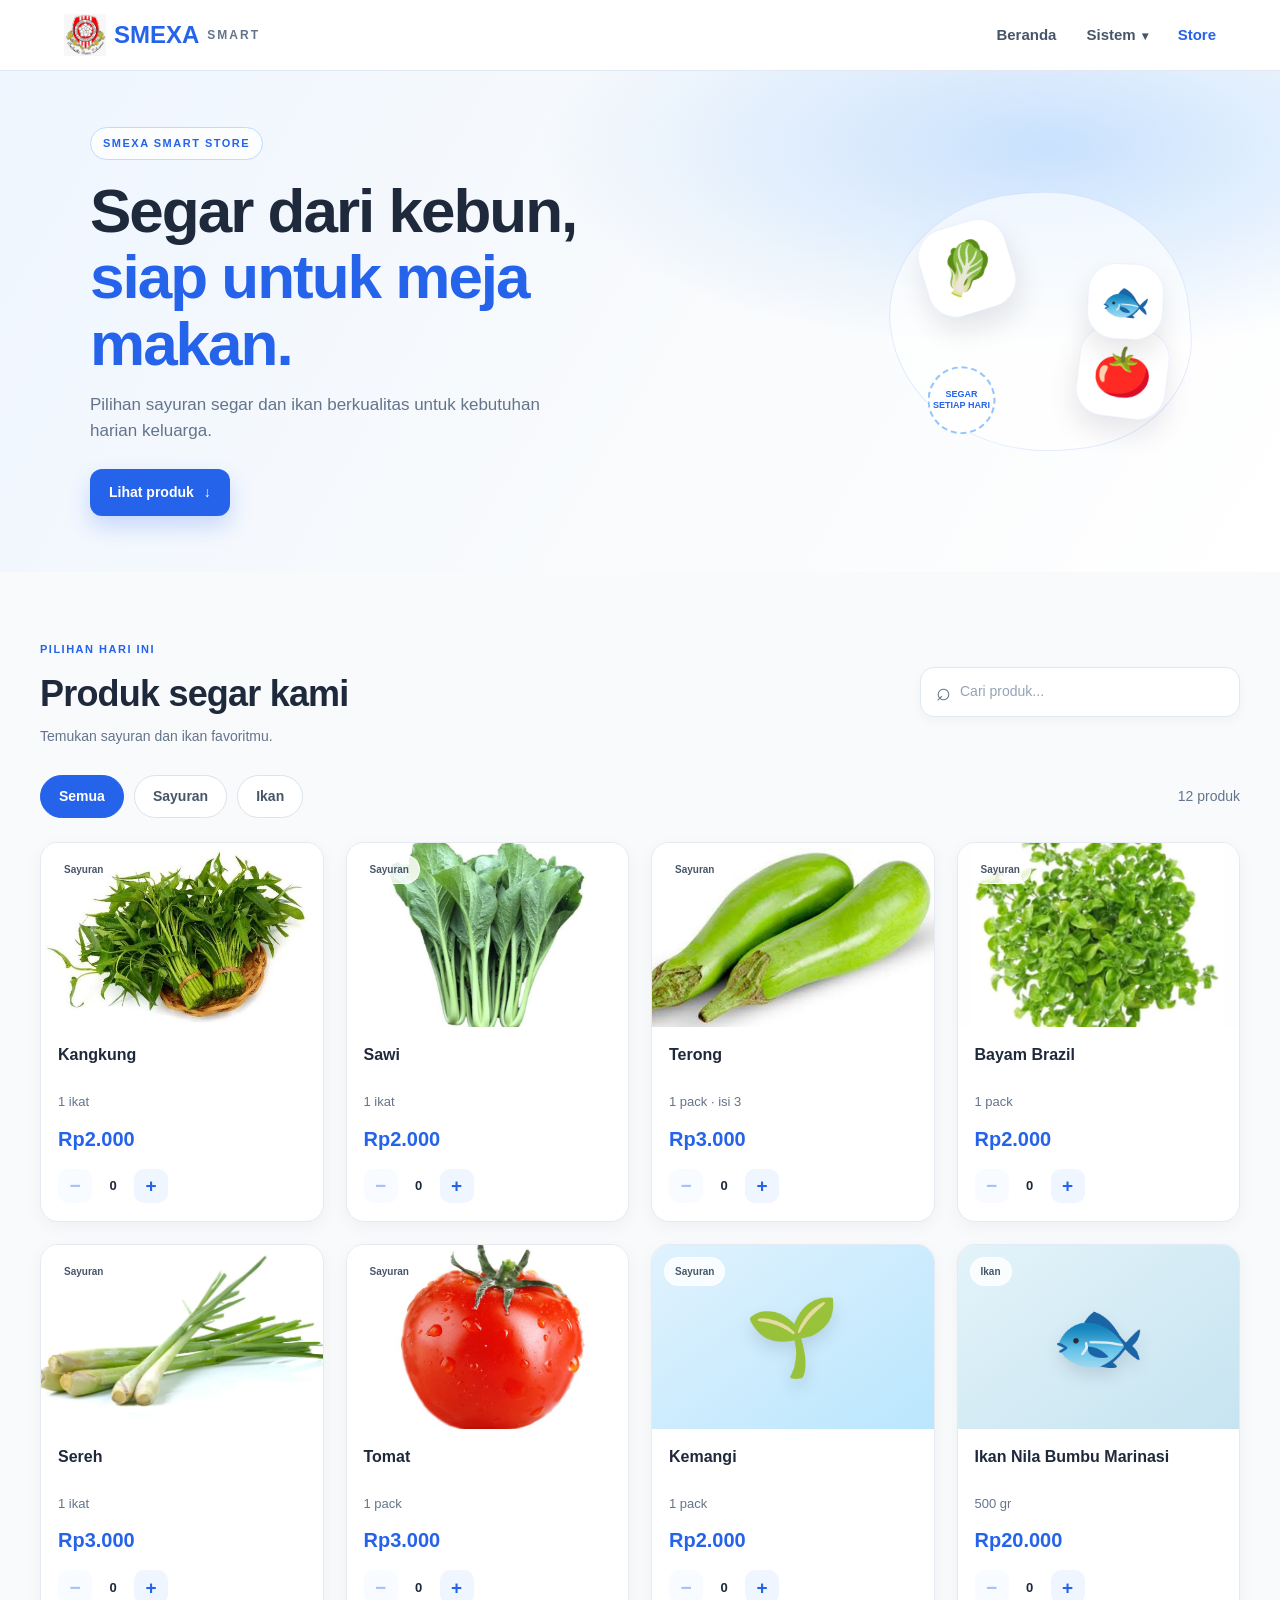
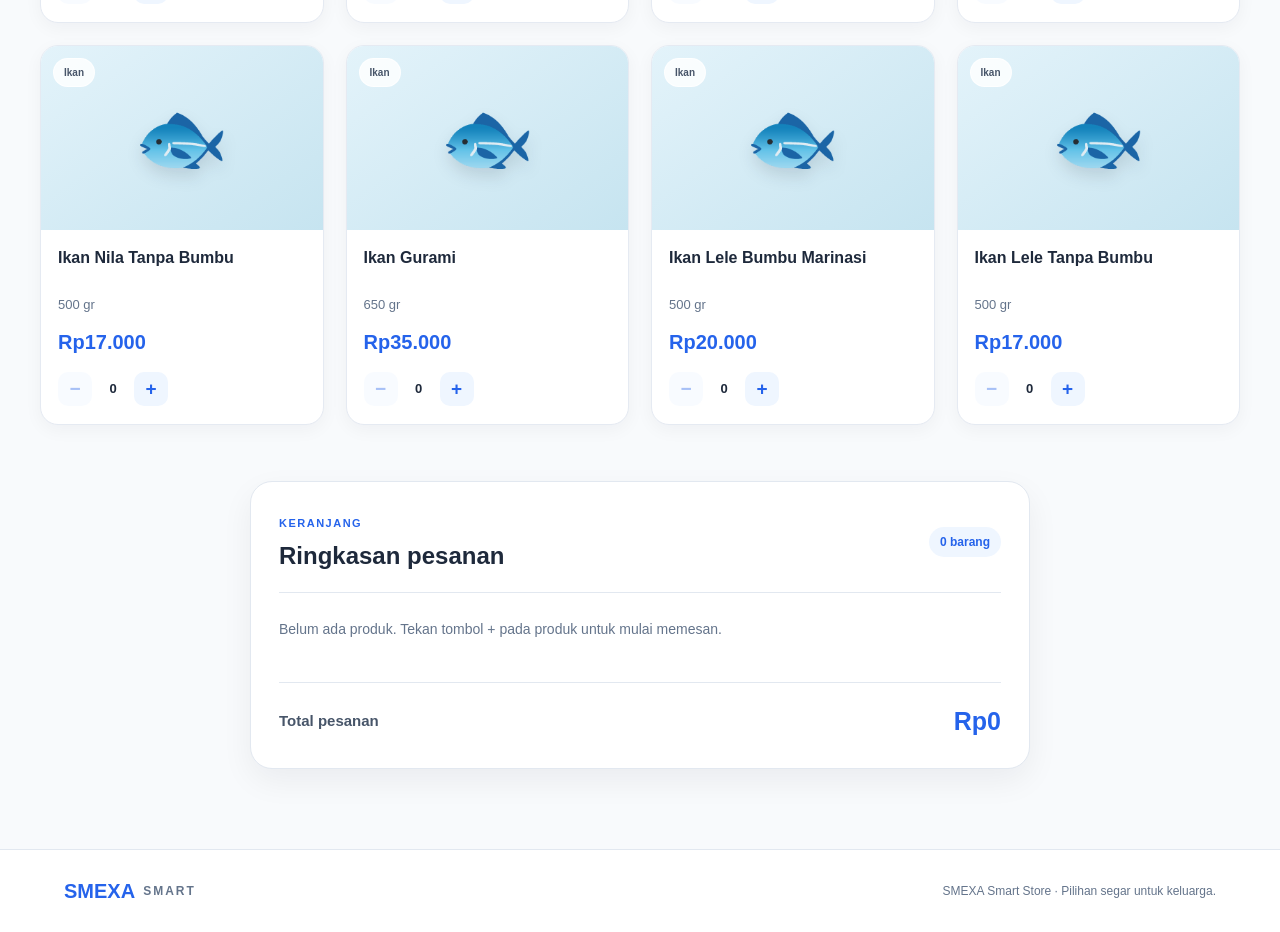
<file: Store/index.html>
<!DOCTYPE html>
<html lang="id">
<head>
    <meta charset="UTF-8">
    <meta name="viewport" content="width=device-width, initial-scale=1.0">
    <meta name="description" content="Lihat pilihan sayuran segar dan ikan dari SMEXA Smart Store.">
    <title>Store | SMEXA Smart</title>
    <link rel="stylesheet" href="style.css?v=4">
    <script src="script.js" defer></script>
</head>
<body>
    <header class="navbar">
        <a href="../frontend/landing/index.html" class="logo" aria-label="SMEXA Smart, kembali ke Beranda">
            <img
                src="../IMG/WhatsApp%20Image%202026-11-03%20at%2007.19.56.jpeg"
                alt="Logo SMKN 1 Probolinggo"
                class="logo-image"
                width="42"
                height="42"
            >
            <span>SMEXA</span>
            <span class="logo-smart">SMART</span>
        </a>

        <nav class="nav-menu" aria-label="Navigasi utama">
            <a href="../frontend/landing/index.html">Beranda</a>
            <details class="nav-apps">
                <summary>Sistem</summary>
                <div class="nav-app-options">
                    <a href="../frontend/dashboard/index.html">Dashboard</a>
                    <a href="../frontend/apps/Hidroponik/index.html">Hidroponik</a>
                    <a href="../frontend/apps/taman-depan/index.html">Taman Depan</a>
                </div>
            </details>
            <a href="index.html" aria-current="page">Store</a>
        </nav>
    </header>

    <main>
        <section class="store-hero">
            <div class="hero-copy">
                <span class="eyebrow">SMEXA SMART STORE</span>
                <h1>Segar dari kebun,<br><span>siap untuk meja makan.</span></h1>
                <p>Pilihan sayuran segar dan ikan berkualitas untuk kebutuhan harian keluarga.</p>
                <a class="hero-link" href="#produk">Lihat produk <span aria-hidden="true">↓</span></a>
            </div>
            <div class="hero-art" aria-hidden="true">
                <span class="hero-leaf leaf-one">🥬</span>
                <span class="hero-leaf leaf-two">🍅</span>
                <span class="hero-leaf leaf-three">🐟</span>
                <span class="hero-stamp">SEGAR<br>SETIAP HARI</span>
            </div>
        </section>

        <section class="catalog" id="produk" aria-labelledby="catalog-title">
            <div class="catalog-heading">
                <div>
                    <span class="section-kicker">PILIHAN HARI INI</span>
                    <h2 id="catalog-title">Produk segar kami</h2>
                    <p>Temukan sayuran dan ikan favoritmu.</p>
                </div>
                <label class="search-box">
                    <span class="search-icon" aria-hidden="true">⌕</span>
                    <span class="visually-hidden">Cari produk</span>
                    <input id="product-search" type="search" placeholder="Cari produk..." autocomplete="off">
                </label>
            </div>

            <div class="catalog-tools">
                <div class="filters" role="group" aria-label="Filter kategori produk">
                    <button class="filter-button is-active" type="button" data-category="semua" aria-pressed="true">Semua</button>
                    <button class="filter-button" type="button" data-category="sayuran" aria-pressed="false">Sayuran</button>
                    <button class="filter-button" type="button" data-category="ikan" aria-pressed="false">Ikan</button>
                </div>
                <p class="product-count" id="product-count" aria-live="polite">12 produk</p>
            </div>

            <div class="product-grid" id="product-grid">
                <article class="product-card" data-category="sayuran" data-name="kangkung">
                    <div class="product-visual visual-green">
                        <img class="product-photo" src="../IMG/images.jpg" alt="Kangkung segar">
                        <span class="product-tag">Sayuran</span>
                    </div>
                    <div class="product-info"><h3>Kangkung</h3><p class="product-unit">1 ikat</p><p class="product-price">Rp2.000</p></div>
                </article>
                <article class="product-card" data-category="sayuran" data-name="sawi">
                    <div class="product-visual visual-lime">
                        <img class="product-photo" src="../IMG/5286-800x800.jpg" alt="Sawi segar">
                        <span class="product-tag">Sayuran</span>
                    </div>
                    <div class="product-info"><h3>Sawi</h3><p class="product-unit">1 ikat</p><p class="product-price">Rp2.000</p></div>
                </article>
                <article class="product-card" data-category="sayuran" data-name="terong">
                    <div class="product-visual visual-purple">
                        <img class="product-photo" src="../IMG/images%20(1).jpg" alt="Terong segar">
                        <span class="product-tag">Sayuran</span>
                    </div>
                    <div class="product-info"><h3>Terong</h3><p class="product-unit">1 pack · isi 3</p><p class="product-price">Rp3.000</p></div>
                </article>
                <article class="product-card" data-category="sayuran" data-name="bayam brazil">
                    <div class="product-visual visual-mint">
                        <img class="product-photo" src="../IMG/Bayam-Brazil-600x600.webp" alt="Bayam Brazil segar">
                        <span class="product-tag">Sayuran</span>
                    </div>
                    <div class="product-info"><h3>Bayam Brazil</h3><p class="product-unit">1 pack</p><p class="product-price">Rp2.000</p></div>
                </article>
                <article class="product-card" data-category="sayuran" data-name="sereh serai">
                    <div class="product-visual visual-green">
                        <img class="product-photo" src="../IMG/1791944148674013_38860a02ec_berita_mataram.webp" alt="Sereh segar">
                        <span class="product-tag">Sayuran</span>
                    </div>
                    <div class="product-info"><h3>Sereh</h3><p class="product-unit">1 ikat</p><p class="product-price">Rp3.000</p></div>
                </article>
                <article class="product-card" data-category="sayuran" data-name="tomat">
                    <div class="product-visual visual-peach">
                        <img class="product-photo" src="../IMG/8o0e13w0blkl0kj.avif" alt="Tomat segar">
                        <span class="product-tag">Sayuran</span>
                    </div>
                    <div class="product-info"><h3>Tomat</h3><p class="product-unit">1 pack</p><p class="product-price">Rp3.000</p></div>
                </article>
                <article class="product-card" data-category="sayuran" data-name="kemangi">
                    <div class="product-visual visual-mint"><span aria-hidden="true">🌱</span><span class="product-tag">Sayuran</span></div>
                    <div class="product-info"><h3>Kemangi</h3><p class="product-unit">1 pack</p><p class="product-price">Rp2.000</p></div>
                </article>
                <article class="product-card" data-category="ikan" data-name="ikan nila bumbu marinasi">
                    <div class="product-visual visual-blue"><span aria-hidden="true">🐟</span><span class="product-tag">Ikan</span></div>
                    <div class="product-info"><h3>Ikan Nila Bumbu Marinasi</h3><p class="product-unit">500 gr</p><p class="product-price">Rp20.000</p></div>
                </article>
                <article class="product-card" data-category="ikan" data-name="ikan nila tanpa bumbu">
                    <div class="product-visual visual-blue"><span aria-hidden="true">🐟</span><span class="product-tag">Ikan</span></div>
                    <div class="product-info"><h3>Ikan Nila Tanpa Bumbu</h3><p class="product-unit">500 gr</p><p class="product-price">Rp17.000</p></div>
                </article>
                <article class="product-card" data-category="ikan" data-name="ikan gurami gurame">
                    <div class="product-visual visual-blue"><span aria-hidden="true">🐟</span><span class="product-tag">Ikan</span></div>
                    <div class="product-info"><h3>Ikan Gurami</h3><p class="product-unit">650 gr</p><p class="product-price">Rp35.000</p></div>
                </article>
                <article class="product-card" data-category="ikan" data-name="ikan lele bumbu marinasi">
                    <div class="product-visual visual-blue"><span aria-hidden="true">🐟</span><span class="product-tag">Ikan</span></div>
                    <div class="product-info"><h3>Ikan Lele Bumbu Marinasi</h3><p class="product-unit">500 gr</p><p class="product-price">Rp20.000</p></div>
                </article>
                <article class="product-card" data-category="ikan" data-name="ikan lele tanpa bumbu">
                    <div class="product-visual visual-blue"><span aria-hidden="true">🐟</span><span class="product-tag">Ikan</span></div>
                    <div class="product-info"><h3>Ikan Lele Tanpa Bumbu</h3><p class="product-unit">500 gr</p><p class="product-price">Rp17.000</p></div>
                </article>
            </div>
            <p class="empty-state" id="empty-state" hidden>Produk tidak ditemukan. Coba kata kunci atau kategori lain.</p>

            <section class="order-summary" aria-labelledby="order-title">
                <div class="order-heading">
                    <div>
                        <span class="section-kicker">KERANJANG</span>
                        <h2 id="order-title">Ringkasan pesanan</h2>
                    </div>
                    <span class="order-item-count" id="order-item-count" aria-live="polite">0 barang</span>
                </div>
                <p class="order-empty" id="order-empty">Belum ada produk. Tekan tombol + pada produk untuk mulai memesan.</p>
                <ul class="order-list" id="order-list" aria-live="polite"></ul>
                <div class="order-total">
                    <span>Total pesanan</span>
                    <strong id="order-total">Rp0</strong>
                </div>
            </section>
        </section>
    </main>

    <footer class="store-footer">
        <a href="../frontend/landing/index.html" class="logo">
            <span>SMEXA</span><span class="logo-smart">SMART</span>
        </a>
        <p>SMEXA Smart Store · Pilihan segar untuk keluarga.</p>
    </footer>
</body>
</html>
</file>
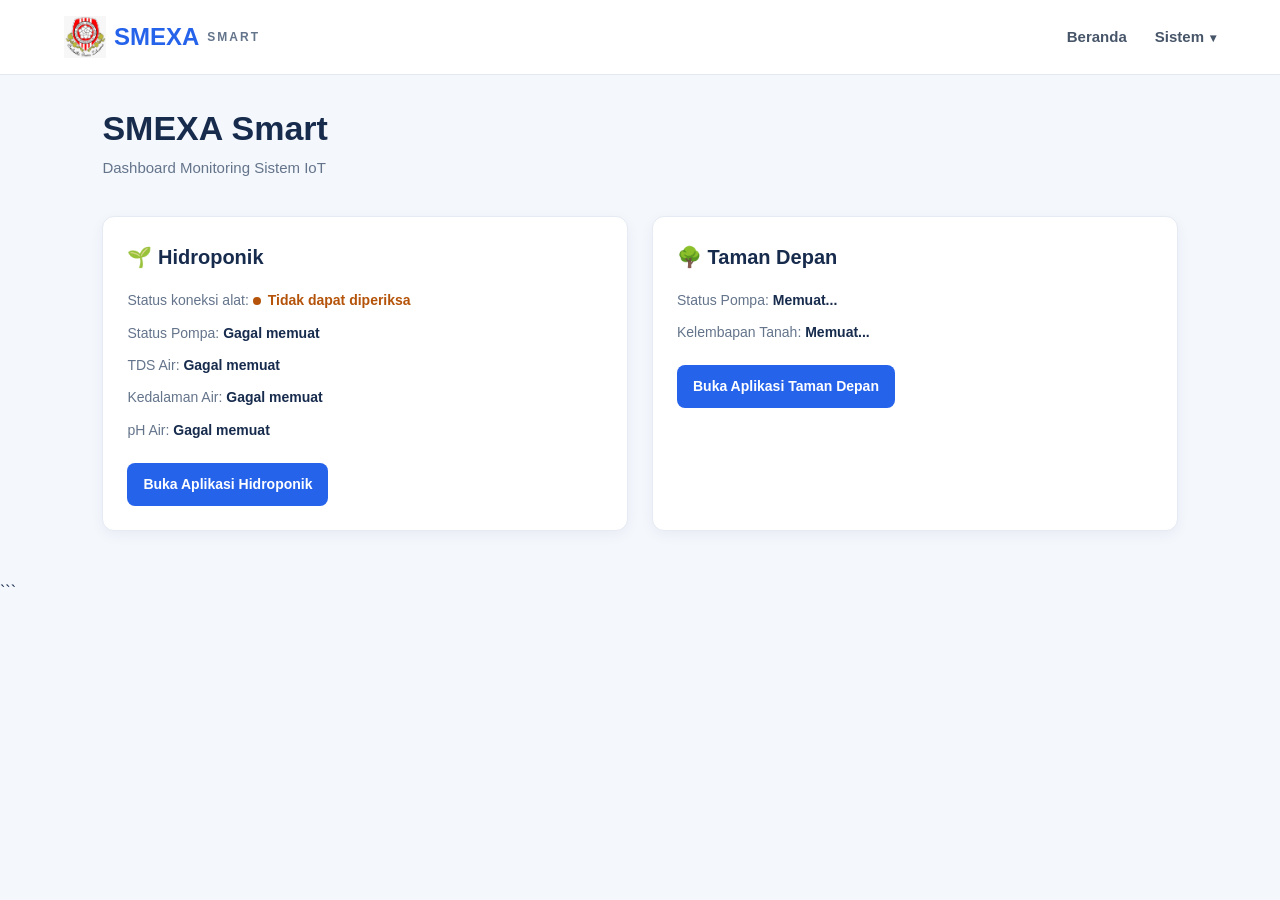
<file: frontend/dashboard/index.html>
<!DOCTYPE html>
<html lang="id">
<head>
    <meta charset="UTF-8">
    <meta name="viewport" content="width=device-width, initial-scale=1.0">
    <link rel="stylesheet" href="style.css?v=4">
    <script src="script.js?v=2" defer></script>
    <title>Dashboard | SMEXA Smart</title>
</head>
<body>

    <header class="navbar">
        <a href="../landing/index.html" class="logo" aria-label="SMEXA Smart, kembali ke Beranda">
            <img
                src="../../IMG/WhatsApp%20Image%202026-11-03%20at%2007.19.56.jpeg"
                alt="Logo SMKN 1 Probolinggo"
                class="logo-image"
                width="42"
                height="42"
            >
            <span>SMEXA</span>
            <span class="logo-smart">SMART</span>
        </a>

        <nav class="nav-menu" aria-label="Navigasi utama">
            <a href="../landing/index.html">Beranda</a>
            <details class="nav-apps">
                <summary>Sistem</summary>
                <div class="nav-app-options">
                    <a href="index.html" aria-current="page">Dashboard</a>
                    <a href="../apps/Hidroponik/index.html">Hidroponik</a>
                    <a href="../apps/taman-depan/index.html">Taman Depan</a>
                </div>
            </details>
        </nav>
    </header>

    <!-- Header -->
    <header>
        <h1>SMEXA Smart</h1>
        <p>Dashboard Monitoring Sistem IoT</p>
    </header>

    <!-- Konten utama -->
    <main>

        <!-- Informasi Hidroponik -->
        <section>
            <h2>🌱 Hidroponik</h2>
            <p>Status koneksi alat: <span id="status-koneksi-hidroponik" class="connection-status is-checking" role="status" aria-live="polite">Memeriksa...</span></p>
            <p>Status Pompa: <span id="status-hidroponik">Memuat...</span></p>
           <p>TDS Air: <span id="tds-air">Memuat...</span></p>
            <p>Kedalaman Air: <span id="kedalaman-air">Memuat...</span></p>
            <p>pH Air: <span id="ph-air">Memuat...</span></p>

            <a href="../apps/Hidroponik/index.html">
                Buka Aplikasi Hidroponik
            </a>
        </section>

        <!-- Informasi Taman Depan -->
        <section>
            <h2>🌳 Taman Depan</h2>
            <p>Status Pompa: <span id="status-taman">Memuat...</span></p>
            <p>Kelembapan Tanah: <span id="kelembapan-tanah">Memuat...</span></p>

            <a href="../apps/taman-depan/index.html">
                Buka Aplikasi Taman Depan
            </a>
        </section>

    </main>

</body>
</html>
```
</file>
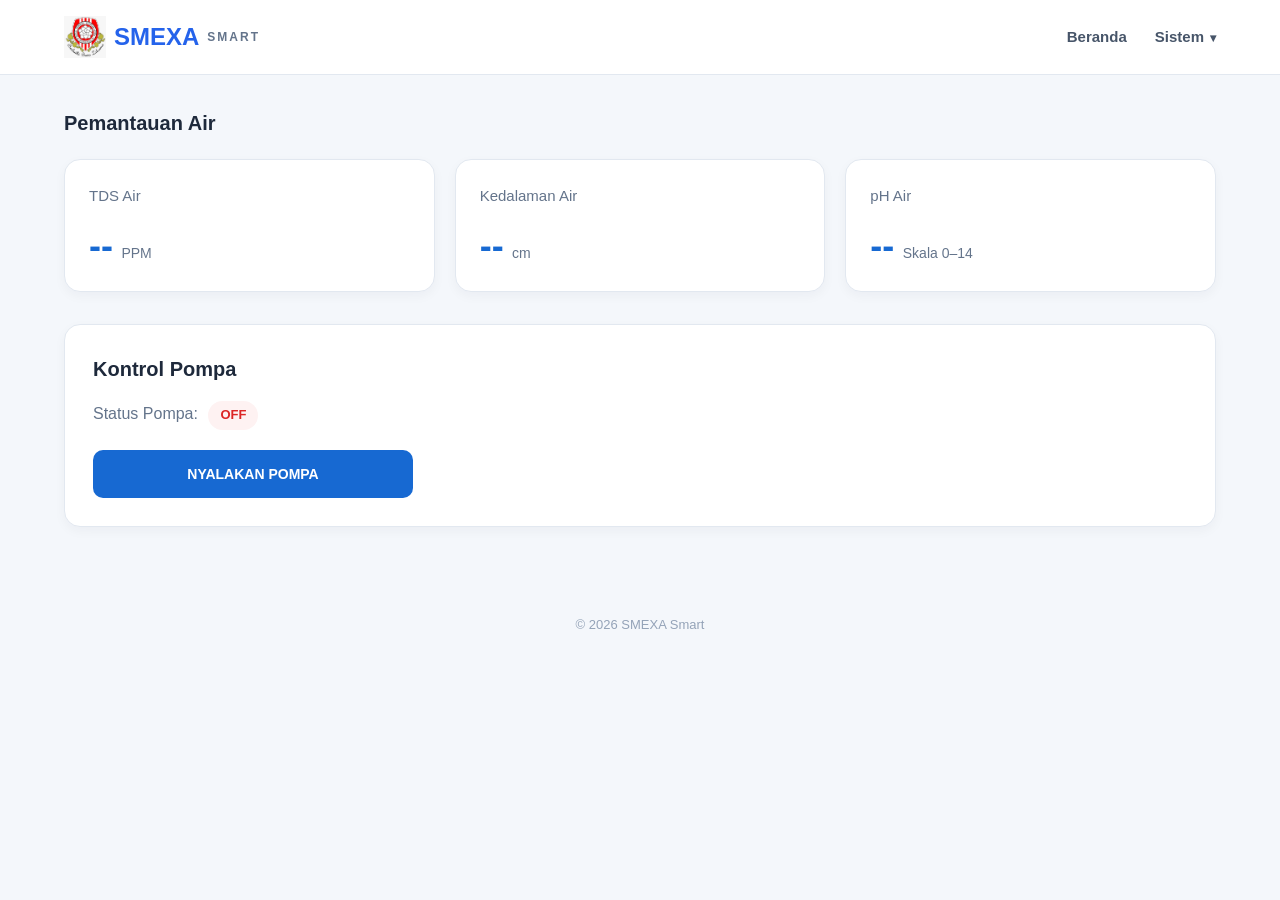
<file: frontend/apps/Hidroponik/index.html>
<!DOCTYPE html>
<html lang="id">
<head>
    <meta charset="UTF-8">
    <meta name="viewport" content="width=device-width, initial-scale=1.0">

    <title>Dashboard Hidroponik | SMEXA Smart</title>

    <link rel="stylesheet" href="style.css?v=6">
    <script src="script.js?v=4" defer></script>
</head>
<body>

    <header class="navbar">
        <a href="../../landing/index.html" class="logo" aria-label="SMEXA Smart, kembali ke Beranda">
            <img
                src="../../../IMG/WhatsApp%20Image%202026-11-03%20at%2007.19.56.jpeg"
                alt="Logo SMKN 1 Probolinggo"
                class="logo-image"
                width="42"
                height="42"
            >
            <span>SMEXA</span>
            <span class="logo-smart">SMART</span>
        </a>
        <nav class="nav-menu" aria-label="Navigasi utama">
            <a href="../../landing/index.html">Beranda</a>
            <details class="nav-apps">
                <summary>Sistem</summary>
                <div class="nav-app-options">
                    <a href="../../dashboard/index.html">Dashboard</a>
                    <a href="index.html" aria-current="page">Hidroponik</a>
                    <a href="../taman-depan/index.html">Taman Depan</a>
                </div>
            </details>
        </nav>
    </header>

    <main>

        <!-- Pemantauan sensor -->
        <section id="monitoring">
            <h2>Pemantauan Air</h2>

            <div class="sensor-container">

                <div class="sensor-card">
                    <h3>TDS Air</h3>
                    <p id="tds-air">--</p>
                    <span>PPM</span>
                </div>

                <div class="sensor-card">
                    <h3>Kedalaman Air</h3>
                    <p id="kedalaman-air">--</p>
                    <span>cm</span>
                </div>

                <div class="sensor-card">
                    <h3>pH Air</h3>
                    <p id="ph-air">--</p>
                    <span>Skala 0–14</span>
                </div>

            </div>
        </section>

        <!-- Kontrol pompa -->
        <section id="kontrol-pompa">
            <h2>Kontrol Pompa</h2>

            <p>Status Pompa: <strong id="status-pompa">OFF</strong></p>

            <button id="tombol-pompa" type="button">
                NYALAKAN POMPA
            </button>
        </section>

    </main>

    <footer>
        <p>&copy; 2026 SMEXA Smart</p>
    </footer>

</body>
</html>
</file>
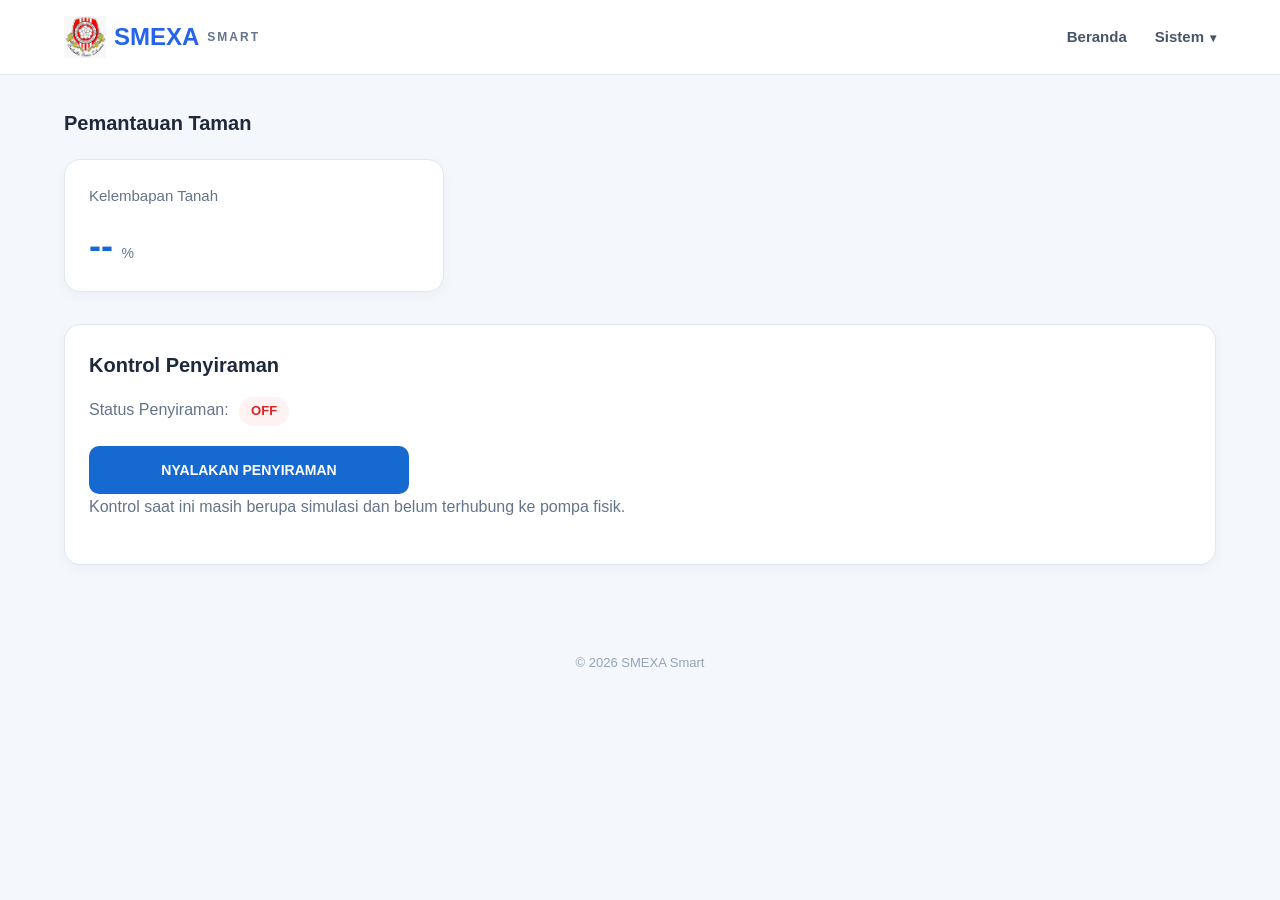
<file: frontend/apps/taman-depan/index.html>
<!DOCTYPE html>
<html lang="id">
<head>
    <meta charset="UTF-8">
    <meta name="viewport" content="width=device-width, initial-scale=1.0">
    <title>Dashboard Taman Depan | SMEXA Smart</title>
    <link rel="stylesheet" href="style.css?v=3">
    <script src="script.js" defer></script>
</head>
<body>

    <header class="navbar">
        <a href="../../landing/index.html" class="logo" aria-label="SMEXA Smart, kembali ke Beranda">
            <img
                src="../../../IMG/WhatsApp%20Image%202026-11-03%20at%2007.19.56.jpeg"
                alt="Logo SMKN 1 Probolinggo"
                class="logo-image"
                width="42"
                height="42"
            >
            <span>SMEXA</span>
            <span class="logo-smart">SMART</span>
        </a>
        <nav class="nav-menu" aria-label="Navigasi utama">
            <a href="../../landing/index.html">Beranda</a>
            <details class="nav-apps">
                <summary>Sistem</summary>
                <div class="nav-app-options">
                    <a href="../../dashboard/index.html">Dashboard</a>
                    <a href="../Hidroponik/index.html">Hidroponik</a>
                    <a href="index.html" aria-current="page">Taman Depan</a>
                </div>
            </details>
        </nav>
    </header>

    <main>
        <section id="monitoring">
            <h2>Pemantauan Taman</h2>

            <div class="sensor-container single-column">
                <div class="sensor-card">
                    <h3>Kelembapan Tanah</h3>
                    <p id="kelembapan-tanah">--</p>
                    <span>%</span>
                </div>
            </div>
        </section>

        <section id="kontrol-pompa">
            <h2>Kontrol Penyiraman</h2>
            <p>Status Penyiraman: <strong id="status-pompa">OFF</strong></p>
            <button id="tombol-pompa" type="button">NYALAKAN PENYIRAMAN</button>
            <p>Kontrol saat ini masih berupa simulasi dan belum terhubung ke pompa fisik.</p>
        </section>
    </main>

    <footer>
        <p>&copy; 2026 SMEXA Smart</p>
    </footer>

</body>
</html>
</file>
<file: Store/style.css>
* {
    box-sizing: border-box;
    margin: 0;
    padding: 0;
}

html {
    scroll-behavior: smooth;
}

body {
    min-width: 320px;
    background: #f8fafc;
    color: #1e293b;
    font-family: Arial, sans-serif;
    line-height: 1.5;
}

.navbar {
    position: sticky;
    top: 0;
    z-index: 20;
    display: flex;
    align-items: center;
    justify-content: space-between;
    padding: 14px max(5%, calc((100% - 1200px) / 2));
    border-bottom: 1px solid #e2e8f0;
    background: rgba(255, 255, 255, 0.94);
    backdrop-filter: blur(14px);
    font-family: Arial, sans-serif;
    line-height: 1.5;
}

.logo {
    display: inline-flex;
    align-items: center;
    gap: 8px;
    color: #2563eb;
    font-size: 24px;
    font-weight: 700;
    text-decoration: none;
}

.logo-image {
    display: block;
    width: 42px;
    height: 42px;
    max-width: 42px;
    flex: 0 0 42px;
    object-fit: contain;
}

.logo-smart {
    color: #64748b;
    font-size: 12px;
    letter-spacing: 2px;
}

.nav-menu {
    display: flex;
    align-items: center;
    gap: 30px;
}

.nav-menu > a,
.nav-apps summary {
    color: #475569;
    font-size: 15px;
    font-weight: 600;
    text-decoration: none;
    transition: color 0.2s ease;
}

.nav-menu > a:hover,
.nav-menu > a[aria-current="page"],
.nav-apps summary:hover {
    color: #2563eb;
}

.nav-apps {
    position: relative;
}

.nav-apps summary {
    cursor: pointer;
    list-style: none;
}

.nav-apps summary::-webkit-details-marker {
    display: none;
}

.nav-apps summary::after {
    margin-left: 6px;
    content: "▾";
    font-size: 12px;
}

.nav-app-options {
    position: absolute;
    top: calc(100% + 10px);
    right: 0;
    z-index: 10;
    min-width: 190px;
    padding: 6px;
    border: 1px solid #e2e8f0;
    border-radius: 12px;
    background: #fff;
    box-shadow: 0 16px 36px rgba(15, 23, 42, 0.14);
}

.nav-app-options a {
    display: block;
    padding: 10px 12px;
    border-radius: 8px;
    color: #475569;
    font-size: 14px;
    text-decoration: none;
}

.nav-app-options a:hover,
.nav-app-options a[aria-current="page"] {
    background: #eff6ff;
    color: #2563eb;
}

.store-hero {
    position: relative;
    display: flex;
    min-height: 390px;
    align-items: center;
    justify-content: space-between;
    gap: 40px;
    overflow: hidden;
    padding: 56px max(7%, calc((100% - 1100px) / 2));
    background:
        radial-gradient(ellipse at 82% 15%, rgba(147, 197, 253, 0.48), transparent 34%),
        linear-gradient(120deg, #eff6ff, #f8fafc 52%, #ffffff);
}

.hero-copy {
    position: relative;
    z-index: 1;
    max-width: 620px;
}

.eyebrow,
.section-kicker {
    color: #2563eb;
    font-size: 11px;
    font-weight: 800;
    letter-spacing: 1.5px;
}

.eyebrow {
    display: inline-block;
    margin-bottom: 18px;
    padding: 7px 12px;
    border: 1px solid #bfdbfe;
    border-radius: 30px;
    background: rgba(255, 255, 255, 0.75);
}

.hero-copy h1 {
    margin-bottom: 14px;
    color: #1e293b;
    font-size: clamp(38px, 5vw, 62px);
    letter-spacing: -2px;
    line-height: 1.08;
}

.hero-copy h1 span {
    color: #2563eb;
}

.hero-copy > p {
    max-width: 460px;
    margin-bottom: 26px;
    color: #64748b;
    font-size: 17px;
}

.hero-link {
    display: inline-flex;
    align-items: center;
    gap: 10px;
    padding: 13px 19px;
    border-radius: 12px;
    background: #2563eb;
    box-shadow: 0 10px 22px rgba(37, 99, 235, 0.22);
    color: #fff;
    font-size: 14px;
    font-weight: 700;
    text-decoration: none;
    transition: background-color 0.2s ease, transform 0.2s ease;
}

.hero-link:hover {
    transform: translateY(-2px);
    background: #1d4ed8;
}

.hero-art {
    position: relative;
    display: grid;
    width: 300px;
    height: 260px;
    flex: 0 0 300px;
    place-items: center;
    border: 1px solid rgba(37, 99, 235, 0.12);
    border-radius: 48% 52% 43% 57%;
    background: rgba(255, 255, 255, 0.62);
    transform: rotate(-5deg);
}

.hero-leaf {
    position: absolute;
    display: grid;
    width: 90px;
    height: 90px;
    place-items: center;
    border: 1px solid rgba(37, 99, 235, 0.08);
    border-radius: 28px;
    background: #fff;
    box-shadow: 0 14px 28px rgba(15, 23, 42, 0.1);
    font-size: 48px;
}

.leaf-one {
    top: 24px;
    left: 36px;
    transform: rotate(-12deg);
}

.leaf-two {
    right: 26px;
    bottom: 26px;
    transform: rotate(12deg);
}

.leaf-three {
    top: 78px;
    right: 24px;
    width: 76px;
    height: 76px;
    font-size: 40px;
    transform: rotate(8deg);
}

.hero-stamp {
    position: absolute;
    bottom: 24px;
    left: 30px;
    display: grid;
    width: 68px;
    height: 68px;
    place-items: center;
    border: 2px dashed #93c5fd;
    border-radius: 50%;
    background: #fff;
    color: #2563eb;
    font-size: 9px;
    font-weight: 800;
    line-height: 1.2;
    text-align: center;
    transform: rotate(5deg);
}

.catalog {
    width: min(1200px, calc(100% - 64px));
    margin: 0 auto;
    padding: 64px 0 80px;
}

.catalog-heading,
.catalog-tools {
    display: flex;
    align-items: center;
    justify-content: space-between;
    gap: 24px;
}

.catalog-heading {
    margin-bottom: 28px;
}

.catalog-heading h2 {
    margin: 7px 0 5px;
    color: #1e293b;
    font-size: clamp(27px, 3vw, 36px);
    letter-spacing: -0.8px;
}

.catalog-heading p,
.product-count {
    color: #64748b;
    font-size: 14px;
}

.search-box {
    display: flex;
    width: min(320px, 100%);
    height: 50px;
    align-items: center;
    gap: 9px;
    padding: 0 15px;
    border: 1px solid #e2e8f0;
    border-radius: 14px;
    background: #fff;
    color: #64748b;
    box-shadow: 0 4px 12px rgba(15, 23, 42, 0.035);
    transition: border-color 0.2s ease, box-shadow 0.2s ease, background-color 0.2s ease;
}

.search-box:focus-within {
    border-color: #2563eb;
    box-shadow: 0 0 0 3px rgba(37, 99, 235, 0.1);
}

.search-icon {
    font-size: 25px;
    line-height: 1;
}

.search-box input {
    width: 100%;
    border: 0;
    outline: 0;
    background: transparent;
    color: #1e293b;
    font: inherit;
    font-size: 14px;
}

.search-box input::placeholder {
    color: #94a3b8;
}

.catalog-tools {
    margin-bottom: 24px;
}

.filters {
    display: flex;
    flex-wrap: wrap;
    gap: 10px;
}

.filter-button {
    padding: 10px 18px;
    border: 1px solid #dbe3ee;
    border-radius: 30px;
    background: #fff;
    color: #475569;
    cursor: pointer;
    font: inherit;
    font-size: 14px;
    font-weight: 700;
    transition: border-color 0.2s ease, background-color 0.2s ease, color 0.2s ease;
}

.filter-button:hover,
.filter-button.is-active {
    border-color: #2563eb;
    background: #2563eb;
    color: #fff;
}

.product-grid {
    display: grid;
    grid-template-columns: repeat(4, minmax(0, 1fr));
    gap: 22px;
}

.product-card {
    display: flex;
    min-width: 0;
    flex-direction: column;
    overflow: hidden;
    border: 1px solid #e5eaf2;
    border-radius: 18px;
    background: #fff;
    box-shadow: 0 5px 18px rgba(15, 23, 42, 0.045);
    transition: border-color 0.2s ease, box-shadow 0.2s ease, transform 0.2s ease;
}

.product-card:hover {
    transform: translateY(-5px);
    border-color: #bfdbfe;
    box-shadow: 0 16px 30px rgba(15, 23, 42, 0.1);
}

.product-card[hidden] {
    display: none;
}

.product-visual {
    position: relative;
    display: grid;
    min-height: 184px;
    place-items: center;
    overflow: hidden;
}

.product-visual > span:first-child {
    filter: drop-shadow(0 8px 8px rgba(15, 23, 42, 0.12));
    font-size: 76px;
    transition: transform 0.25s ease;
}

.product-photo {
    width: 100%;
    height: 184px;
    object-fit: cover;
    transition: transform 0.35s ease;
}

.product-card:hover .product-visual > span:first-child,
.product-card:hover .product-photo {
    transform: scale(1.06);
}

.visual-green {
    background: linear-gradient(145deg, #dbeafe, #bfdbfe);
}

.visual-lime {
    background: linear-gradient(145deg, #eff6ff, #dbeafe);
}

.visual-purple {
    background: linear-gradient(145deg, #f2e8fa, #e2d1f0);
}

.visual-mint {
    background: linear-gradient(145deg, #e0f2fe, #bae6fd);
}

.visual-peach {
    background: linear-gradient(145deg, #fff1e5, #ffdbbf);
}

.visual-blue {
    background: linear-gradient(145deg, #e3f3fa, #c6e4f0);
}

.product-tag {
    position: absolute;
    top: 12px;
    left: 12px;
    z-index: 1;
    padding: 6px 10px;
    border: 1px solid rgba(255, 255, 255, 0.8);
    border-radius: 20px;
    background: rgba(255, 255, 255, 0.82);
    color: #475569;
    font-size: 10px;
    font-weight: 700;
}

.product-info {
    display: flex;
    flex: 1;
    flex-direction: column;
    align-items: flex-start;
    padding: 17px 17px 18px;
}

.product-info h3 {
    min-height: 44px;
    margin-bottom: 4px;
    color: #1e293b;
    font-size: 16px;
    line-height: 1.4;
}

.product-unit {
    color: #64748b;
    font-size: 13px;
}

.product-price {
    margin-top: 12px;
    color: #2563eb;
    font-size: 20px;
    font-weight: 800;
}

.quantity-control {
    display: flex;
    width: fit-content;
    align-items: center;
    gap: 10px;
    margin-top: auto;
    padding-top: 15px;
}

.quantity-button {
    display: grid;
    width: 34px;
    height: 34px;
    place-items: center;
    border: 0;
    border-radius: 10px;
    background: #eff6ff;
    color: #2563eb;
    cursor: pointer;
    font: inherit;
    font-size: 19px;
    font-weight: 700;
    line-height: 1;
}

.quantity-button:hover:not(:disabled) {
    background: #2563eb;
    color: #fff;
}

.quantity-button:disabled {
    cursor: not-allowed;
    opacity: 0.4;
}

.quantity-value {
    min-width: 22px;
    color: #1e293b;
    font-size: 13px;
    font-weight: 700;
    text-align: center;
}

.order-summary {
    max-width: 780px;
    margin: 56px auto 0;
    padding: 28px;
    border: 1px solid #e2e8f0;
    border-radius: 22px;
    background: #fff;
    box-shadow: 0 12px 32px rgba(15, 23, 42, 0.06);
}

.order-heading {
    display: flex;
    align-items: center;
    justify-content: space-between;
    gap: 16px;
    padding-bottom: 18px;
    border-bottom: 1px solid #e2e8f0;
}

.order-heading h2 {
    margin-top: 4px;
    color: #1e293b;
    font-size: 24px;
}

.order-item-count {
    padding: 6px 11px;
    border-radius: 20px;
    background: #eff6ff;
    color: #2563eb;
    font-size: 12px;
    font-weight: 700;
}

.order-empty {
    padding: 26px 0;
    color: #64748b;
    font-size: 14px;
}

.order-list {
    display: grid;
    gap: 0;
    padding: 8px 0;
    list-style: none;
}

.order-list[hidden] {
    display: none;
}

.order-line,
.order-total {
    display: flex;
    align-items: center;
    justify-content: space-between;
    gap: 16px;
}

.order-line {
    padding: 14px 0;
    border-bottom: 1px solid #f1f5f9;
}

.order-line-details {
    display: grid;
    gap: 3px;
}

.order-line-details strong,
.order-line-subtotal {
    color: #475569;
    font-size: 14px;
}

.order-line-details span {
    color: #64748b;
    font-size: 12px;
}

.order-total {
    padding-top: 20px;
    border-top: 1px solid #e2e8f0;
    color: #475569;
    font-size: 15px;
    font-weight: 700;
}

.order-total strong {
    color: #2563eb;
    font-size: 25px;
}

.empty-state {
    padding: 56px 16px;
    border: 1px dashed #cbd5e1;
    border-radius: 18px;
    background: #fff;
    color: #64748b;
    text-align: center;
}

.store-footer {
    display: flex;
    align-items: center;
    justify-content: space-between;
    gap: 20px;
    padding: 26px max(5%, calc((100% - 1200px) / 2));
    border-top: 1px solid #e2e8f0;
    background: #fff;
}

.store-footer .logo {
    font-size: 20px;
}

.store-footer p {
    color: #64748b;
    font-size: 12px;
}

.visually-hidden {
    position: absolute;
    width: 1px;
    height: 1px;
    overflow: hidden;
    clip: rect(0, 0, 0, 0);
    white-space: nowrap;
    clip-path: inset(50%);
}

.nav-menu a:focus-visible,
.nav-apps summary:focus-visible,
.nav-app-options a:focus-visible,
.hero-link:focus-visible,
.filter-button:focus-visible,
.quantity-button:focus-visible,
.search-box:focus-within {
    outline: 3px solid rgba(37, 99, 235, 0.45);
    outline-offset: 3px;
}

@media (max-width: 850px) {
    .product-grid {
        grid-template-columns: repeat(3, minmax(0, 1fr));
    }

    .hero-art {
        width: 250px;
        height: 220px;
        flex-basis: 250px;
        transform: scale(0.9) rotate(-5deg);
    }
}

@media (max-width: 620px) {
    .store-hero {
        min-height: 340px;
        padding: 48px 24px;
    }

    .hero-copy {
        max-width: 100%;
    }

    .hero-copy h1 {
        font-size: clamp(34px, 9vw, 48px);
    }

    .hero-copy > p {
        max-width: 340px;
        font-size: 14px;
    }

    .hero-art {
        position: absolute;
        right: -100px;
        bottom: -50px;
        opacity: 0.28;
    }

    .catalog {
        width: calc(100% - 40px);
        padding: 44px 0 60px;
    }

    .catalog-heading {
        align-items: stretch;
        flex-direction: column;
        gap: 16px;
    }

    .search-box {
        width: 100%;
    }

    .product-grid {
        grid-template-columns: repeat(2, minmax(0, 1fr));
        gap: 14px;
    }

    .product-visual {
        min-height: 140px;
    }

    .product-photo {
        height: 140px;
    }

    .product-visual > span:first-child {
        font-size: 56px;
    }

    .product-info {
        padding: 13px;
    }

    .order-summary {
        margin-top: 40px;
        padding: 20px;
    }

    .product-info h3 {
        min-height: 38px;
        font-size: 14px;
    }

    .product-price {
        font-size: 18px;
    }

    .store-footer {
        align-items: flex-start;
        flex-direction: column;
        gap: 8px;
        padding: 20px;
    }
}

@media (max-width: 768px) {
    .navbar {
        flex-wrap: wrap;
        gap: 12px 24px;
        padding: 14px 5%;
    }

    .nav-menu {
        width: 100%;
        justify-content: flex-end;
        gap: clamp(16px, 4vw, 28px);
    }
}

@media (max-width: 480px) {
    .logo {
        font-size: 20px;
    }

    .logo-image {
        width: 36px;
        height: 36px;
        max-width: 36px;
        flex-basis: 36px;
    }

    .nav-menu {
        justify-content: flex-start;
        gap: 20px;
        flex-wrap: wrap;
    }

    .nav-menu > a,
    .nav-apps summary {
        font-size: 14px;
    }

    .store-hero {
        min-height: 320px;
        gap: 20px;
        padding: 42px 20px;
    }

    .hero-copy h1 {
        font-size: clamp(34px, 9vw, 44px);
        letter-spacing: -1.5px;
    }

    .hero-copy > p {
        font-size: 15px;
    }

    .hero-art {
        right: -125px;
    }

    .catalog-heading,
    .catalog-tools {
        gap: 16px;
    }

    .catalog-heading h2 {
        font-size: 27px;
    }

    .search-box {
        height: 48px;
    }

    .product-grid {
        gap: 12px;
    }

    .product-visual {
        min-height: 120px;
    }

    .product-photo {
        height: 120px;
    }

    .product-info {
        padding: 12px;
    }

    .product-info h3 {
        min-height: 40px;
        font-size: 13px;
    }

    .product-unit {
        font-size: 12px;
    }

    .product-price {
        font-size: 17px;
    }

    .order-heading h2 {
        font-size: 20px;
    }
}

@media (prefers-reduced-motion: reduce) {
    *,
    *::before,
    *::after {
        scroll-behavior: auto !important;
        transition-duration: 0.01ms !important;
    }
}
</file>
<file: frontend/dashboard/style.css>
/* =========================
   1. RESET & DASAR
========================= */

* {
    margin: 0;
    padding: 0;
    box-sizing: border-box;
}

html {
    scroll-behavior: smooth;
}

body {
    font-family: "Segoe UI", Arial, sans-serif;
    background: #f4f7fc;
    color: #172b4d;
    line-height: 1.6;
    min-height: 100vh;
}

body > header:not(.navbar) {
    padding: 32px 8% 12px;
}

body > header:not(.navbar) h1 {
    color: #172b4d;
    font-size: clamp(26px, 4vw, 34px);
    line-height: 1.25;
    margin-bottom: 6px;
}

body > header:not(.navbar) p {
    color: #64748b;
    font-size: 15px;
}

body > main {
    display: grid;
    grid-template-columns: repeat(2, minmax(0, 1fr));
    gap: 24px;
    width: 84%;
    max-width: 1200px;
    margin: 0 auto;
    padding: 24px 0 48px;
}

body > main > section {
    padding: 24px;
    background: #ffffff;
    border: 1px solid #e5eaf3;
    border-radius: 12px;
    box-shadow: 0 4px 14px rgba(23, 43, 77, 0.05);
}

body > main > section h2 {
    margin-bottom: 16px;
    color: #172b4d;
    font-size: 20px;
}

body > main > section p {
    margin-bottom: 10px;
    color: #64748b;
    font-size: 14px;
}

body > main > section span {
    color: #172b4d;
    font-weight: 600;
}

.connection-status {
    display: inline-flex;
    align-items: center;
    gap: 7px;
    font-weight: 700;
}

.connection-status::before {
    content: "";
    width: 8px;
    height: 8px;
    border-radius: 50%;
    background-color: currentColor;
}

.connection-status.is-checking {
    color: #64748b;
}

.connection-status.is-connected {
    color: #15803d;
}

.connection-status.is-disconnected {
    color: #dc2626;
}

.connection-status.is-error {
    color: #b45309;
}

body > main > section a {
    display: inline-block;
    margin-top: 12px;
    padding: 10px 16px;
    border-radius: 8px;
    background: #2563eb;
    color: #ffffff;
    font-size: 14px;
    font-weight: 600;
    text-decoration: none;
    transition: background-color 0.2s ease;
}

body > main > section a:hover {
    background: #1d4ed8;
}

@media (max-width: 640px) {
    body > header:not(.navbar) {
        padding: 28px 6% 8px;
    }

    body > main {
        grid-template-columns: 1fr;
        gap: 16px;
        width: 88%;
        padding: 20px 0 36px;
    }

    body > main > section {
        padding: 20px;
    }
}

/* =========================
   2. NAVBAR
========================= */

.navbar {
    position: sticky;
    top: 0;
    z-index: 20;
    display: flex;
    align-items: center;
    justify-content: space-between;
    padding: 16px max(5%, calc((100% - 1200px) / 2));
    border-bottom: 1px solid #e2e8f0;
    background: rgba(255, 255, 255, 0.94);
    backdrop-filter: blur(14px);
    font-family: Arial, sans-serif;
    line-height: 1.5;
}

.logo {
    display: inline-flex;
    align-items: center;
    gap: 8px;
    text-decoration: none;
    color: #2563eb;
    font-size: 24px;
    font-weight: 700;
}

.logo-image {
    display: block;
    width: 42px;
    height: 42px;
    max-width: 42px;
    flex: 0 0 42px;
    object-fit: contain;
}

.logo-smart {
    font-size: 12px;
    letter-spacing: 2px;
    color: #64748b;
}

.nav-menu {
    display: flex;
    align-items: center;
    gap: 28px;
}

.nav-menu a,
.nav-apps summary {
    text-decoration: none;
    color: #475569;
    font-size: 15px;
    font-weight: 600;
    transition: color 0.2s ease;
}

.nav-menu > a:hover,
.nav-menu > a[aria-current="page"],
.nav-apps summary:hover {
    color: #2563eb;
}

.nav-apps {
    position: relative;
}

.nav-apps summary {
    color: #475569;
    cursor: pointer;
    font-size: 15px;
    font-weight: 600;
    list-style: none;
}

.nav-apps summary::-webkit-details-marker {
    display: none;
}

.nav-apps summary::after {
    content: "▾";
    margin-left: 6px;
    font-size: 12px;
}

.nav-apps summary:hover {
    color: #2563eb;
}

.nav-app-options {
    position: absolute;
    top: calc(100% + 10px);
    right: 0;
    z-index: 10;
    min-width: 190px;
    padding: 6px;
    border: 1px solid #e2e8f0;
    border-radius: 12px;
    background: #fff;
    box-shadow: 0 16px 36px rgba(15, 23, 42, 0.14);
}

.nav-app-options a {
    display: block;
    padding: 10px 12px;
    border-radius: 8px;
    white-space: nowrap;
    color: #475569;
    font-size: 14px;
    text-decoration: none;
}

.nav-app-options a:hover,
.nav-app-options a[aria-current="page"] {
    background: #eff6ff;
    color: #2563eb;
}

.nav-menu a:focus-visible,
.nav-apps summary:focus-visible,
.nav-app-options a:focus-visible {
    outline: 3px solid rgba(37, 99, 235, 0.45);
    outline-offset: 3px;
}

@media (max-width: 768px) {
    .navbar {
        flex-wrap: wrap;
        gap: 12px 24px;
        padding: 14px 5%;
    }

    .nav-menu {
        width: 100%;
        justify-content: flex-end;
        gap: clamp(16px, 4vw, 28px);
    }
}

@media (max-width: 480px) {
    .logo {
        font-size: 20px;
    }

    .logo-image {
        width: 36px;
        height: 36px;
        max-width: 36px;
        flex-basis: 36px;
    }

    .nav-menu {
        justify-content: flex-start;
        gap: 20px;
        flex-wrap: wrap;
    }

    .nav-menu > a,
    .nav-apps summary {
        font-size: 14px;
    }
}

/* =========================
   3. KONTEN UTAMA
========================= */

.container {
    width: 86%;
    max-width: 1200px;
    margin: 0 auto;
    padding: 45px 0;
}

/* =========================
   4. JUDUL DASHBOARD
========================= */

.welcome {
    margin-bottom: 32px;
}

.label {
    color: #2563eb;
    font-size: 12px;
    font-weight: 800;
    letter-spacing: 2px;
    margin-bottom: 10px;
}

.welcome h1 {
    color: #172b4d;
    font-size: clamp(28px, 4vw, 38px);
    line-height: 1.25;
    margin-bottom: 12px;
}

.welcome > p:last-child {
    color: #64748b;
    font-size: 15px;
}

/* =========================
   5. KARTU SISTEM
========================= */

.system-card {
    background: #ffffff;
    border: 1px solid #e5eaf3;
    border-radius: 12px;
    padding: 24px;
}
</file>
<file: frontend/apps/Hidroponik/style.css>
/* =========================
   1. PENGATURAN DASAR
========================= */

* {
    margin: 0;
    padding: 0;
    box-sizing: border-box;
}

body {
    font-family: Arial, Helvetica, sans-serif;
    background-color: #f4f7fb;
    color: #1e293b;
    min-height: 100vh;
    line-height: 1.6;
}


/* =========================
   2. HEADER
========================= */

header:not(.navbar) {
    background-color: #ffffff;
    padding: 28px 6%;
    border-bottom: 1px solid #e2e8f0;
}

header:not(.navbar) h1 {
    color: #1769d2;
    font-size: 28px;
    margin-bottom: 4px;
}

header:not(.navbar) p {
    color: #64748b;
    font-size: 14px;
}

.navbar {
    position: sticky;
    top: 0;
    z-index: 20;
    display: flex;
    align-items: center;
    justify-content: space-between;
    padding: 16px max(5%, calc((100% - 1200px) / 2));
    border-bottom: 1px solid #e2e8f0;
    background: rgba(255, 255, 255, 0.94);
    backdrop-filter: blur(14px);
    font-family: Arial, sans-serif;
    line-height: 1.5;
}

.logo {
    display: inline-flex;
    align-items: center;
    gap: 8px;
    color: #2563eb;
    font-size: 24px;
    font-weight: 700;
    text-decoration: none;
}

.logo-image {
    display: block;
    width: 42px;
    height: 42px;
    max-width: 42px;
    flex: 0 0 42px;
    object-fit: contain;
}

.logo-smart {
    font-size: 12px;
    letter-spacing: 2px;
    color: #64748b;
}

.nav-menu {
    display: flex;
    align-items: center;
    gap: 28px;
}

.nav-menu a,
.nav-apps summary {
    text-decoration: none;
    color: #475569;
    font-size: 15px;
    font-weight: 600;
    transition: color 0.2s ease;
}

.nav-menu > a:hover,
.nav-menu > a[aria-current="page"],
.nav-apps summary:hover {
    color: #2563eb;
}

.nav-apps {
    position: relative;
}

.nav-apps summary {
    cursor: pointer;
    list-style: none;
}

.nav-apps summary::-webkit-details-marker {
    display: none;
}

.nav-apps summary::after {
    margin-left: 6px;
    content: "▾";
    font-size: 12px;
}

.nav-app-options {
    position: absolute;
    top: calc(100% + 10px);
    right: 0;
    z-index: 10;
    min-width: 190px;
    padding: 6px;
    border: 1px solid #e2e8f0;
    border-radius: 12px;
    background: #fff;
    box-shadow: 0 16px 36px rgba(15, 23, 42, 0.14);
}

.nav-app-options a {
    display: block;
    padding: 10px 12px;
    border-radius: 8px;
    white-space: nowrap;
}

.nav-app-options a:hover,
.nav-app-options a[aria-current="page"] {
    background: #eff6ff;
    color: #2563eb;
}

.nav-menu a:focus-visible,
.nav-apps summary:focus-visible,
.nav-app-options a:focus-visible {
    outline: 3px solid rgba(37, 99, 235, 0.45);
    outline-offset: 3px;
}


/* =========================
   3. AREA UTAMA
========================= */

main {
    width: 100%;
    max-width: 1200px;
    margin: 0 auto;
    padding: 32px 24px;
}

section {
    margin-bottom: 32px;
}

section h2 {
    font-size: 20px;
    margin-bottom: 20px;
    color: #1e293b;
}


/* =========================
   4. KARTU SENSOR
========================= */

.sensor-container {
    display: grid;
    grid-template-columns: repeat(3, minmax(0, 1fr));
    gap: 20px;
}

.sensor-container.single-column {
    grid-template-columns: minmax(0, 1fr);
    max-width: 380px;
}

.sensor-card {
    background-color: #ffffff;
    padding: 24px;
    border: 1px solid #e2e8f0;
    border-radius: 16px;
    box-shadow: 0 4px 12px rgba(15, 23, 42, 0.04);
    transition: transform 0.2s ease, box-shadow 0.2s ease;
}

.sensor-card:hover {
    transform: translateY(-3px);
    box-shadow: 0 8px 20px rgba(15, 23, 42, 0.08);
}

.sensor-card h3 {
    color: #64748b;
    font-size: 15px;
    font-weight: 500;
    margin-bottom: 16px;
}

.sensor-card p {
    display: inline-block;
    color: #1769d2;
    font-size: 36px;
    font-weight: 700;
    line-height: 1.2;
}

.sensor-card span {
    color: #64748b;
    font-size: 14px;
    margin-left: 4px;
}


/* =========================
   5. PANEL KONTROL POMPA
========================= */

#kontrol-pompa {
    background-color: #ffffff;
    padding: 28px;
    border: 1px solid #e2e8f0;
    border-radius: 16px;
    box-shadow: 0 4px 12px rgba(15, 23, 42, 0.04);
}

#kontrol-pompa h2 {
    margin-bottom: 16px;
}

#kontrol-pompa p {
    color: #64748b;
    margin-bottom: 20px;
}

#status-pompa {
    display: inline-block;
    color: #dc2626;
    background-color: #fef2f2;
    padding: 4px 12px;
    border-radius: 20px;
    font-size: 13px;
    margin-left: 6px;
}


/* =========================
   6. TOMBOL POMPA
========================= */

#tombol-pompa {
    width: 100%;
    max-width: 320px;
    min-height: 48px;
    padding: 12px 20px;
    border: none;
    border-radius: 10px;
    background-color: #1769d2;
    color: #ffffff;
    font-size: 14px;
    font-weight: 700;
    cursor: pointer;
    transition: background-color 0.2s ease, transform 0.2s ease;
}

#tombol-pompa:hover {
    background-color: #1255ad;
}

#tombol-pompa:active {
    transform: scale(0.98);
}

#tombol-pompa:focus-visible {
    outline: 3px solid #93c5fd;
    outline-offset: 3px;
}


/* =========================
   7. FOOTER
========================= */

footer {
    text-align: center;
    padding: 24px;
    color: #94a3b8;
    font-size: 13px;
}


/* =========================
   8. RESPONSIVE TABLET
========================= */

@media (max-width: 768px) {
    header:not(.navbar) {
        padding: 24px;
    }

    .navbar {
        flex-wrap: wrap;
        gap: 12px 24px;
        padding: 14px 5%;
    }

    .nav-menu {
        width: 100%;
        justify-content: flex-end;
        gap: clamp(16px, 4vw, 28px);
    }

    header:not(.navbar) h1 {
        font-size: 24px;
    }

    main {
        padding: 24px 16px;
    }

    .sensor-container {
        grid-template-columns: repeat(2, minmax(0, 1fr));
        gap: 14px;
    }

    .sensor-card {
        padding: 20px;
    }

    .sensor-card p {
        font-size: 30px;
    }
}


/* =========================
   9. RESPONSIVE HP
========================= */

@media (max-width: 480px) {
    .logo {
        font-size: 20px;
    }

    .logo-image {
        width: 36px;
        height: 36px;
        max-width: 36px;
        flex-basis: 36px;
    }

    .nav-menu {
        justify-content: flex-start;
        gap: 20px;
        flex-wrap: wrap;
    }

    .nav-menu a,
    .nav-apps summary {
        font-size: 14px;
    }

    header:not(.navbar) h1 {
        font-size: 21px;
    }

    .sensor-container {
        grid-template-columns: 1fr;
    }

    .sensor-card {
        padding: 20px;
    }

    #kontrol-pompa {
        padding: 22px;
    }

    #tombol-pompa {
        max-width: none;
    }
}
</file>
<file: frontend/apps/taman-depan/style.css>
* {
    margin: 0;
    padding: 0;
    box-sizing: border-box;
}

body {
    min-height: 100vh;
    font-family: Arial, Helvetica, sans-serif;
    line-height: 1.6;
    color: #1e293b;
    background-color: #f4f7fb;
}

.navbar {
    position: sticky;
    top: 0;
    z-index: 20;
    display: flex;
    align-items: center;
    justify-content: space-between;
    padding: 16px max(5%, calc((100% - 1200px) / 2));
    border-bottom: 1px solid #e2e8f0;
    background: rgba(255, 255, 255, 0.94);
    backdrop-filter: blur(14px);
    font-family: Arial, sans-serif;
    line-height: 1.5;
}

.logo {
    display: inline-flex;
    align-items: center;
    gap: 8px;
    color: #2563eb;
    font-size: 24px;
    font-weight: 700;
    text-decoration: none;
}

.logo-image {
    display: block;
    width: 42px;
    height: 42px;
    max-width: 42px;
    flex: 0 0 42px;
    object-fit: contain;
}

.logo-smart {
    color: #64748b;
    font-size: 12px;
    letter-spacing: 2px;
}

.nav-menu {
    display: flex;
    align-items: center;
    gap: 28px;
}

.nav-menu a,
.nav-apps summary {
    color: #475569;
    font-size: 15px;
    font-weight: 600;
    text-decoration: none;
    transition: color 0.2s ease;
}

.nav-menu > a:hover,
.nav-menu > a[aria-current="page"],
.nav-apps summary:hover {
    color: #2563eb;
}

.nav-apps {
    position: relative;
}

.nav-apps summary {
    cursor: pointer;
    list-style: none;
}

.nav-apps summary::-webkit-details-marker {
    display: none;
}

.nav-apps summary::after {
    margin-left: 6px;
    content: "▾";
    font-size: 12px;
}

.nav-app-options {
    position: absolute;
    top: calc(100% + 10px);
    right: 0;
    z-index: 10;
    min-width: 190px;
    padding: 6px;
    border: 1px solid #e2e8f0;
    border-radius: 12px;
    background: #fff;
    box-shadow: 0 16px 36px rgba(15, 23, 42, 0.14);
}

.nav-app-options a {
    display: block;
    padding: 10px 12px;
    border-radius: 8px;
    color: #475569;
    font-size: 14px;
    text-decoration: none;
    white-space: nowrap;
}

.nav-app-options a:hover,
.nav-app-options a[aria-current="page"] {
    background: #eff6ff;
    color: #2563eb;
}

.nav-menu a:focus-visible,
.nav-apps summary:focus-visible,
.nav-app-options a:focus-visible {
    outline: 3px solid rgba(37, 99, 235, 0.45);
    outline-offset: 3px;
}

main {
    width: 100%;
    max-width: 1200px;
    margin: 0 auto;
    padding: 32px 24px;
}

section {
    margin-bottom: 32px;
}

section h2 {
    margin-bottom: 20px;
    color: #1e293b;
    font-size: 20px;
}

.sensor-container {
    display: grid;
    grid-template-columns: minmax(0, 1fr);
    gap: 20px;
    max-width: 380px;
}

.sensor-card,
#kontrol-pompa {
    padding: 24px;
    border: 1px solid #e2e8f0;
    border-radius: 16px;
    background-color: #ffffff;
    box-shadow: 0 4px 12px rgba(15, 23, 42, 0.04);
}

.sensor-card {
    transition: transform 0.2s ease, box-shadow 0.2s ease;
}

.sensor-card:hover {
    transform: translateY(-3px);
    box-shadow: 0 8px 20px rgba(15, 23, 42, 0.08);
}

.sensor-card h3 {
    margin-bottom: 16px;
    color: #64748b;
    font-size: 15px;
    font-weight: 500;
}

.sensor-card p {
    display: inline-block;
    color: #1769d2;
    font-size: 36px;
    font-weight: 700;
    line-height: 1.2;
}

.sensor-card span {
    margin-left: 4px;
    color: #64748b;
    font-size: 14px;
}

#kontrol-pompa h2 {
    margin-bottom: 16px;
}

#kontrol-pompa p {
    margin-bottom: 20px;
    color: #64748b;
}

#status-pompa {
    display: inline-block;
    margin-left: 6px;
    padding: 4px 12px;
    border-radius: 20px;
    background-color: #fef2f2;
    color: #dc2626;
    font-size: 13px;
}

#tombol-pompa {
    width: 100%;
    max-width: 320px;
    min-height: 48px;
    padding: 12px 20px;
    border: none;
    border-radius: 10px;
    background-color: #1769d2;
    color: #ffffff;
    font-size: 14px;
    font-weight: 700;
    cursor: pointer;
    transition: background-color 0.2s ease, transform 0.2s ease;
}

#tombol-pompa:hover {
    background-color: #1255ad;
}

#tombol-pompa:active {
    transform: scale(0.98);
}

#tombol-pompa:focus-visible {
    outline: 3px solid #93c5fd;
    outline-offset: 3px;
}

footer {
    padding: 24px;
    color: #94a3b8;
    font-size: 13px;
    text-align: center;
}

@media (max-width: 768px) {
    .navbar {
        flex-wrap: wrap;
        gap: 12px 24px;
        padding: 14px 5%;
    }

    .nav-menu {
        width: 100%;
        justify-content: flex-end;
        gap: clamp(16px, 4vw, 28px);
    }

    main {
        padding: 24px 16px;
    }

    .sensor-card,
    #kontrol-pompa {
        padding: 20px;
    }

    .sensor-card p {
        font-size: 30px;
    }
}

@media (max-width: 480px) {
    .logo {
        font-size: 20px;
    }

    .logo-image {
        width: 36px;
        height: 36px;
        max-width: 36px;
        flex-basis: 36px;
    }

    .nav-menu {
        justify-content: flex-start;
        gap: 20px;
        flex-wrap: wrap;
    }

    .nav-menu a,
    .nav-apps summary {
        font-size: 14px;
    }

    #kontrol-pompa {
        padding: 22px;
    }

    #tombol-pompa {
        max-width: none;
    }
}
</file>
